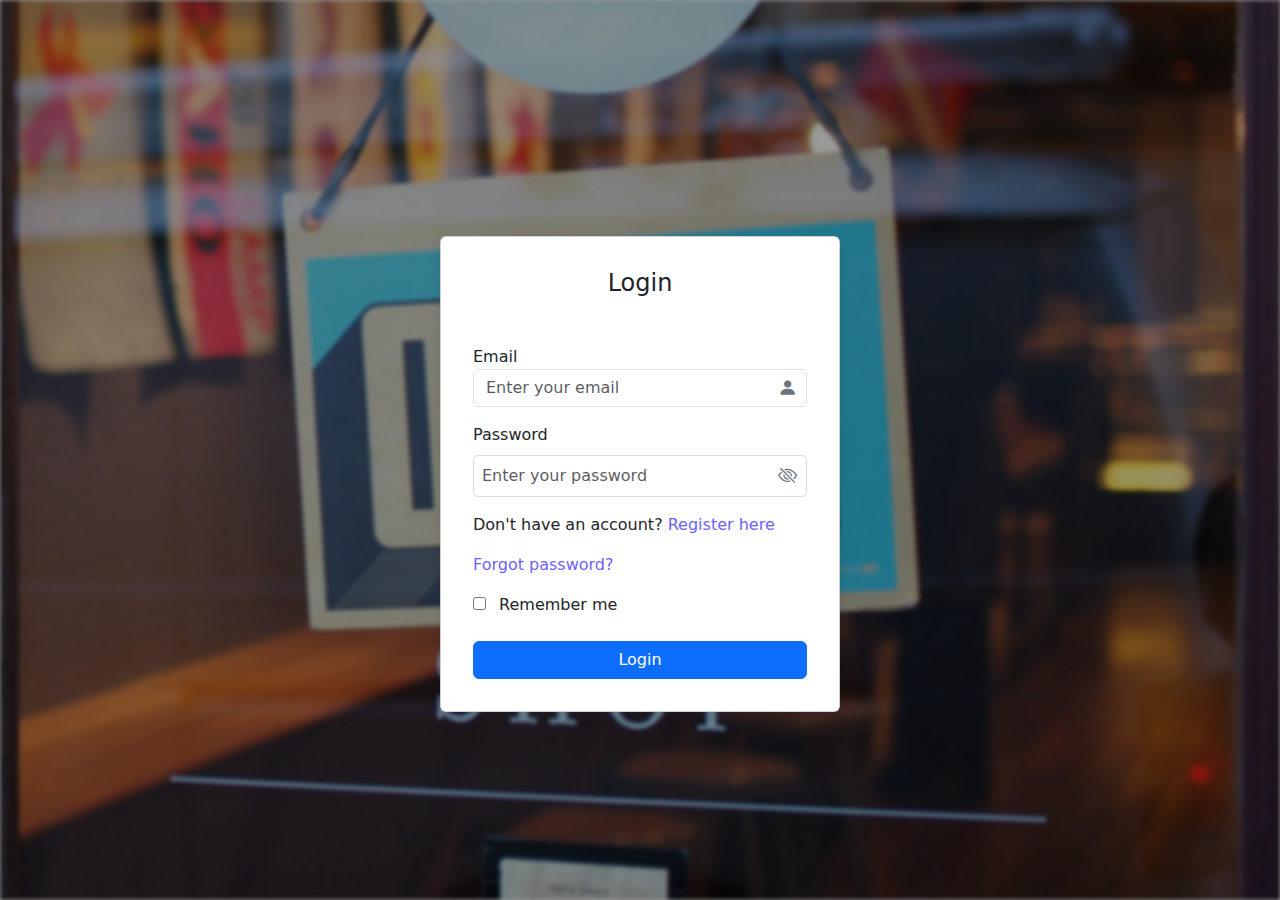
<file: index.html>
<!DOCTYPE html>
<html lang="en">
<head>
    <meta charset="UTF-8">
    <meta name="viewport" content="width=device-width, initial-scale=1.0">
    <title>Login accout first..!!</title>
    <link rel="stylesheet" href="login.css">
     <!-- link to bootstrap -->
     <link href="https://cdn.jsdelivr.net/npm/bootstrap@5.3.3/dist/css/bootstrap.min.css" rel="stylesheet" integrity="sha384-QWTKZyjpPEjISv5WaRU9OFeRpok6YctnYmDr5pNlyT2bRjXh0JMhjY6hW+ALEwIH" crossorigin="anonymous">
     <script src="https://cdn.jsdelivr.net/npm/bootstrap@5.3.3/dist/js/bootstrap.bundle.min.js" integrity="sha384-YvpcrYf0tY3lHB60NNkmXc5s9fDVZLESaAA55NDzOxhy9GkcIdslK1eN7N6jIeHz" crossorigin="anonymous"></script>
     <!-- link to font boostrap icon -->
     <link rel="stylesheet" href="https://cdn.jsdelivr.net/npm/bootstrap-icons@1.11.3/font/bootstrap-icons.min.css">
     <!-- link to css -->
</head>
<body >
    <div class="bg-cover"></div>
    <div class="overlay"></div>
    <div class="content">
        <div class="card mt-5" style="width: 32rem;">
            <div class="card-body">
                <h5 class="card-title mb-5 text-center">Login</h5>
                
                <!-- Email input with icon on the right -->
                <div class="mb-3 position-relative">
                    <label for="email">Email</label>
                    <div class="input-icon">
                        <input type="text" id="email" placeholder="Enter your email" class="form-control">
                        <i class="bi bi-person-fill icon"></i> <!-- Profile icon on the right -->
                        <small id="emailError" class="text-danger"></small>
                    </div>
                </div>
                
                <!-- Password input with toggle icon on the right -->
                <div class="mb-3 position-relative">
                    <label for="password">Password</label>
                    <div class="input-icon">
                        <input type="password" id="password" placeholder="Enter your password" class="form-control">
                        <i class="bi bi-eye-slash icon" id="togglePassword" style="cursor: pointer;"></i>
                        <small id="passwordError" class="text-danger"></small>
                    </div>
                </div>
                
                <div class="form-actions">
                    <p>Don't have an account? <a href="login/register.html">Register here</a></p>
                    <a href="#">Forgot password?</a>
                    <div class="mt-3">
                        <input type="checkbox" id="remember">
                        <label for="remember">Remember me</label>
                    </div>
                    <button type="submit" class="btn btn-primary mt-4"  id="loginButton">Login</button>
                </div>
            </div>
        </div>
    </div>
    
    <script>
        // Toggle Password Visibility
        document.querySelector("#togglePassword").addEventListener("click", function () {
            const password = document.querySelector("#password");
            const type = password.getAttribute("type") === "password" ? "text" : "password";
            password.setAttribute("type", type);
            this.classList.toggle("bi-eye");
            this.classList.toggle("bi-eye-slash");
        });

        document.querySelector("#loginButton").addEventListener("click", function (e) {
    e.preventDefault();

    // Input values
    const email = document.querySelector("#email").value.trim();
    const password = document.querySelector("#password").value.trim();
    const emailError = document.querySelector("#emailError");
    const passwordError = document.querySelector("#passwordError");

    // Clear error messages
    emailError.textContent = "";
    passwordError.textContent = "";

    // Validate inputs
    let isValid = true;
    if (email === "") {
        emailError.textContent = "Email is required.";
        isValid = false;
    }

    if (password === "") {
        passwordError.textContent = "Password is required.";
        isValid = false;
    }

    if (!isValid) return;

    // Fetch registered user data
    const registeredUser = JSON.parse(localStorage.getItem("registeredUser")); // Replace 'registeredUser' with your registration storage key.

    // Check if user exists and password matches
    if (registeredUser && registeredUser.email === email && registeredUser.password === password) {
        // Store login state
        const user = { email: email }; // You can store additional user details if needed
        localStorage.setItem("currentUser", JSON.stringify(user));
        localStorage.setItem("isLoggedIn", "true");

        // Redirect to main page
        window.location.href = "main-folder/index.html";
    } else {
        // Show error if login fails
        emailError.textContent = "Invalid email or password.";
    }
});

    </script>
    
    
</body>
</html>
</file>
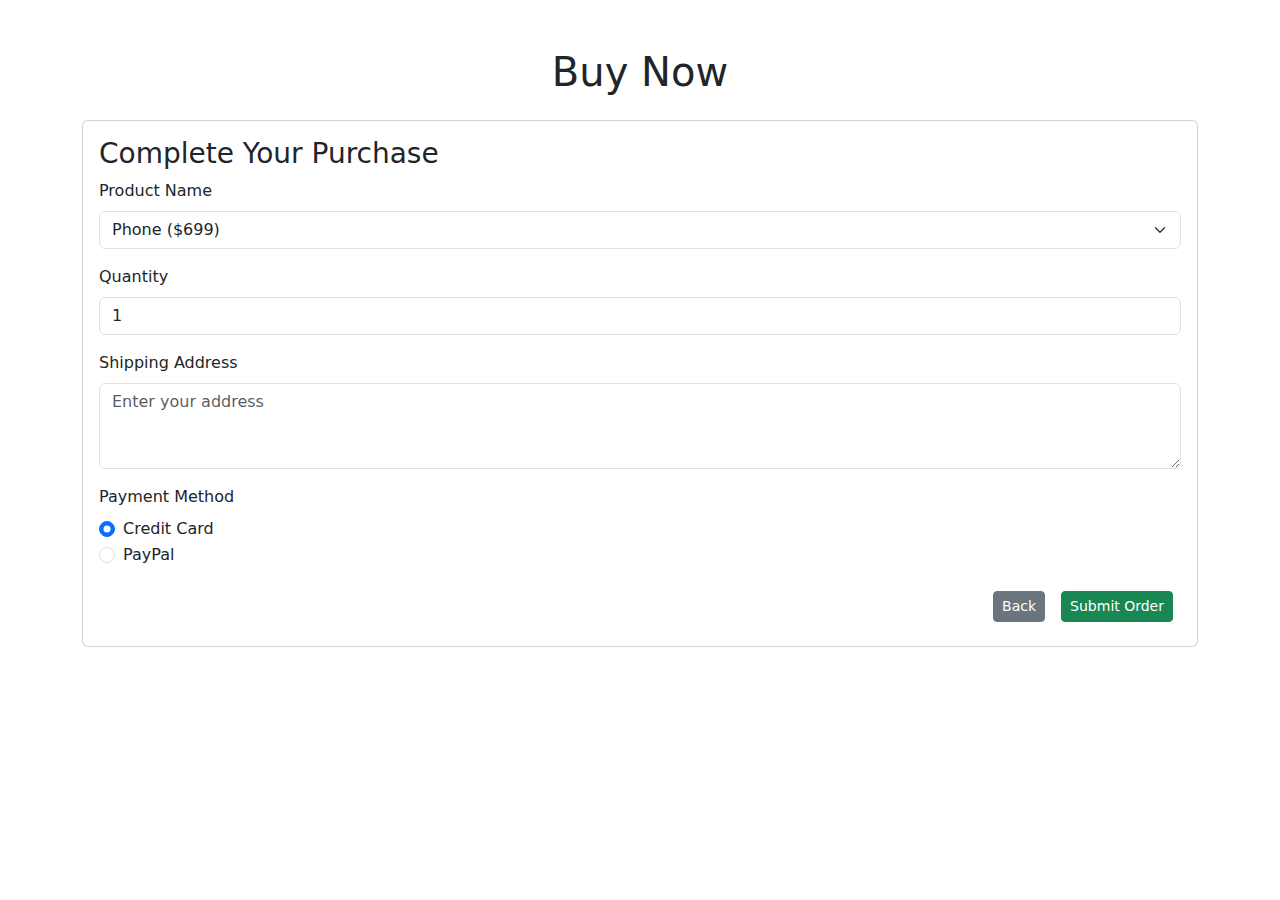
<file: main-folder/buynow.html>
<!DOCTYPE html>
<html lang="en">
<head>
    <meta charset="UTF-8">
    <meta name="viewport" content="width=device-width, initial-scale=1.0">
    <title>Buy Now</title>
    <link href="https://cdn.jsdelivr.net/npm/bootstrap@5.3.3/dist/css/bootstrap.min.css" rel="stylesheet">
    <style>
        @media screen and (min-width:320px) and (max-width:575px) {
            #orderSummaryCard{
                width: 100%;
            }
            #orderSummaryCard .card-body #orderSummaryTable thead tr th{
                font-size: 12px;
            }
            
        }
    </style>
</head>
<body>
    <div class="container mt-5">
        
        <h1 class="text-center">Buy Now</h1>
        
        <div id="productForm" class="card mt-4">
            <div class="card-body">
                <h3 class="card-title">Complete Your Purchase</h3>
                <form id="buyNowForm">
                    <!-- Product Selection -->
                    <div class="mb-3">
                        <label for="productName" class="form-label">Product Name</label>
                        <select id="productName" class="form-select">
                            <option value="Phone" data-price="699">Phone ($699)</option>
                            <option value="Laptop" data-price="999">Laptop ($999)</option>
                            <option value="Headphones" data-price="199">Headphones ($199)</option>
                        </select>
                    </div>

                    <!-- Quantity -->
                    <div class="mb-3">
                        <label for="quantity" class="form-label">Quantity</label>
                        <input type="number" id="quantity" class="form-control" value="1" min="1">
                        <small class="error" id="qtyError" style="color: red;"></small>
                    </div>

                    <!-- Shipping Address -->
                    <div class="mb-3">
                        <label for="shippingAddress" class="form-label">Shipping Address</label>
                        <textarea id="shippingAddress" class="form-control" rows="3" placeholder="Enter your address"></textarea>
                        <small class="error" id="addressError" style="color: red;"></small>
                    </div>

                    <!-- Payment Method -->
                    <div class="mb-3">
                        <label class="form-label">Payment Method</label>
                        <div class="form-check">
                            <input class="form-check-input" type="radio" name="paymentMethod" id="creditCard" value="Credit Card" checked>
                            <label class="form-check-label" for="creditCard">Credit Card</label>
                        </div>
                        <div class="form-check">
                            <input class="form-check-input" type="radio" name="paymentMethod" id="paypal" value="PayPal">
                            <label class="form-check-label" for="paypal">PayPal</label>
                        </div>
                    </div>

                    <!-- Buttons -->
                    <div class="d-flex float-end">
                        <!-- Back to Index Button -->
                        <a href="home.html" class="btn btn-secondary btn-sm m-2">Back</a>
                        <!-- Submit Button -->
                        <button type="submit" class="btn btn-success btn-sm m-2">Submit Order</button>
                    </div>
                </form>
            </div>
        </div>

        <!-- Success Alert -->
        <div class="alert alert-success mt-3 d-none" id="successAlert">
            Order added successfully!
        </div>

        <!-- Order Summary Table -->
        <div class="card mt-4 d-none " id="orderSummaryCard">
            <div class="card-body">
                <h3 class="card-title">Order Summary</h3>
                <table class="table table-bordered" id="orderSummaryTable">
                    <thead>
                        <tr>
                            <th>Product Name</th>
                            <th>Quantity</th>
                            <th>Price</th>
                            <th>Shipping Address</th>
                            <th>Payment Method</th>
                        </tr>
                    </thead>
                    <tbody>
                        <!-- Rows will be added dynamically here -->
                    </tbody>
                </table>
            </div>
        </div>
    </div>

    <script>
        // Handle form submission
        document.querySelector("#buyNowForm").addEventListener("submit", function (e) {
            e.preventDefault();

            // Clear errors
            ClearErrors();
            let isValid = true;

            // Validate quantity
            const qty = document.getElementById("quantity").value.trim();
            if (qty === "") {
                displayError("qtyError", "Qty is required.");
                isValid = false;
            } else if (qty > 3) {
                displayError("qtyError", "Qty must be 2 or less.");
                isValid = false;
            } else {
                displayError("qtyError", ""); // Clear error if valid
            }

            // Validate address
            const shippingAddress = document.getElementById("shippingAddress").value.trim();
            if (shippingAddress === "") {
                displayError("addressError", "Address is required.");
                isValid = false;
            }

            if (!isValid) return; // Stop if validation fails

            // Collect form data
            const productSelect = document.getElementById("productName");
            const productName = productSelect.options[productSelect.selectedIndex].value;
            const productPrice = productSelect.options[productSelect.selectedIndex].getAttribute("data-price");
            const paymentMethod = document.querySelector('input[name="paymentMethod"]:checked').value;
            const totalPrice = productPrice * qty;

            // Create a new row in the order summary table
            const tableBody = document.querySelector("#orderSummaryTable tbody");
            const newRow = document.createElement("tr");

            newRow.innerHTML = `
                <td>${productName}</td>
                <td>${qty}</td>
                <td>$${totalPrice}</td>
                <td>${shippingAddress}</td>
                <td>${paymentMethod}</td>
            `;

            tableBody.appendChild(newRow);

            // Show the order summary card
            document.getElementById("orderSummaryCard").classList.remove("d-none");

            // Show success alert
            const successAlert = document.getElementById("successAlert");
            successAlert.classList.remove("d-none");

            // Hide the alert after 3 seconds
            setTimeout(() => {
                successAlert.classList.add("d-none");
            }, 3000);

            // Clear the form
            document.getElementById("buyNowForm").reset();

            // Utility functions
            function displayError(key, values) {
                const errorElement = document.getElementById(key);
                errorElement.textContent = values;
            }

            function ClearErrors() {
                document.querySelectorAll(".error").forEach(function (element) {
                    element.textContent = "";
                });
            }
        });
    </script>
</body>
</html>
</file>
<file: login.css>
body {
    font-family: Arial, sans-serif;
    height: 100vh;
    margin: 0;
    overflow: hidden;
    display: flex;
    justify-content: center;
    align-items: center;
    position: relative;
}

.bg-cover {
    position: absolute;
    top: 0;
    left: 0;
    width: 100%;
    height: 100%;
    background-image: url(image/login.jpg);
    background-repeat: no-repeat;
    background-size: cover;
    background-position: center;
    filter: blur(2px); /* Blurs the background image */
    z-index: -2;
}

.overlay {
    position: absolute;
    top: 0;
    left: 0;
    width: 100%;
    height: 100%;
    background-color: rgba(0, 0, 0, 0.4); /* Adds a 50% opacity black overlay */
    z-index: -1;
}

.content {
    z-index: 1;
    /* Other styling for the main content */
}

.card {
    width: 100%;
    max-width: 400px; /* Limit card width for better design */
    background-color: white;
    border: none;
    border-radius: 10px;
    box-shadow: 0 4px 12px rgba(0, 0, 0, 0.1);
}

.card .card-body {
    padding: 2rem;
}

.card-title {
    font-size: 1.5rem;
    color: #333;
}

.card-text label {
    display: block;
    margin-top: 1rem;
    font-weight: 600;
    color: #555;
}

.card-text input[type="text"],input[type="password"]{
    width: 100%;
    padding: 0.5rem;
    margin-top: 0.5rem;
    margin-bottom: 1rem;
    border: 1px solid #ddd;
    border-radius: 5px;
    outline: none;
}

.card-text input[type="text"]:focus {
    border-color: #6c63ff; /* Adds a highlight on focus */
}

.card a {
    
    color: #6c63ff;
    text-decoration: none;
}

.card a:hover {
    text-decoration: underline;
}

.card input[type="checkbox"] {
    margin-right: 0.5rem;
}

.btn-primary {
    background-color: #6c63ff;
    border: none;
    width: 100%;
    padding: 0.75rem;
    margin-top: 1.5rem;
    color: white;
    border-radius: 5px;
}

.btn-primary:hover {
    background-color: #5753c9;
}
/* Container for input fields with icons */
.input-icon {
    position: relative;
}

/* Styling for input fields */
.input-icon input {
    padding-right: 2.5rem; /* Adds space for the icon on the right */
}

/* Styling for the icons inside the input fields */
.input-icon .icon {
    position: absolute;
    right: 10px;
    top: 50%;
    transform: translateY(-50%);
    color: #6c757d;
    font-size: 1.2rem;
    cursor: pointer; /* Optional: Add cursor pointer for better UX */
}

@media screen and (min-width:320px) and (max-width:575px){
    body {
        font-family: Arial, sans-serif;
        height: 100vh;
        margin: 0;
        overflow: hidden;
        display: flex;
        justify-content: center;
        align-items: center;
        position: relative;
    }
    
    .bg-cover {
        position: absolute;
        top: 0;
        left: 0;
        width: 100%;
        height: 100%;
        background-image: url(/image/login.jpg);
        background-repeat: no-repeat;
        background-size: cover;
        background-position: center;
        filter: blur(2px); /* Blurs the background image */
        z-index: -2;
    }
    
    .overlay {
        position: absolute;
        top: 0;
        left: 0;
        width: 100%;
        height: 100%;
        background-color: rgba(0, 0, 0, 0.4); /* Adds a 50% opacity black overlay */
        z-index: -1;
    }
    
    .content {
        z-index: 1;
        /* Other styling for the main content */
        width: 90%;
        display: flex;
        justify-content: center;
        align-items: center;
        height: 100vh;
    }
    
    .card {
        width: 100%;
        max-width: 400px; /* Limit card width for better design */
        background-color: white;
        border: none;
        border-radius: 10px;
        box-shadow: 0 4px 12px rgba(0, 0, 0, 0.1);
    }
    
    .card .card-body {
        padding: 2rem;
    }
    
    .card-title {
        font-size: 1.5rem;
        color: #333;
    }
    
    .card-text label {
        display: block;
        margin-top: 1rem;
        font-weight: 600;
        color: #555;
    }
    
    .card-text input[type="text"],input[type="password"]{
        width: 100%;
        padding: 0.5rem;
        margin-top: 0.5rem;
        margin-bottom: 1rem;
        border: 1px solid #ddd;
        border-radius: 5px;
        outline: none;
    }
    
    .card-text input[type="text"]:focus {
        border-color: #6c63ff; /* Adds a highlight on focus */
    }
    
    .card a {
        
        color: #6c63ff;
        text-decoration: none;
    }
    
    .card a:hover {
        text-decoration: underline;
    }
    
    .card input[type="checkbox"] {
        margin-right: 0.5rem;
    }
    
    .btn-primary {
        background-color: #6c63ff;
        border: none;
        width: 100%;
        padding: 0.75rem;
        margin-top: 1.5rem;
        color: white;
        border-radius: 5px;
    }
    
    .btn-primary:hover {
        background-color: #5753c9;
    }
    /* Container for input fields with icons */
    .input-icon {
        position: relative;
    }
    
    /* Styling for input fields */
    .input-icon input {
        padding-right: 2.5rem; /* Adds space for the icon on the right */
    }
    
    /* Styling for the icons inside the input fields */
    .input-icon .icon {
        position: absolute;
        right: 10px;
        top: 50%;
        transform: translateY(-50%);
        color: #6c757d;
        font-size: 1.2rem;
        cursor: pointer; /* Optional: Add cursor pointer for better UX */
    }
}
</file>
